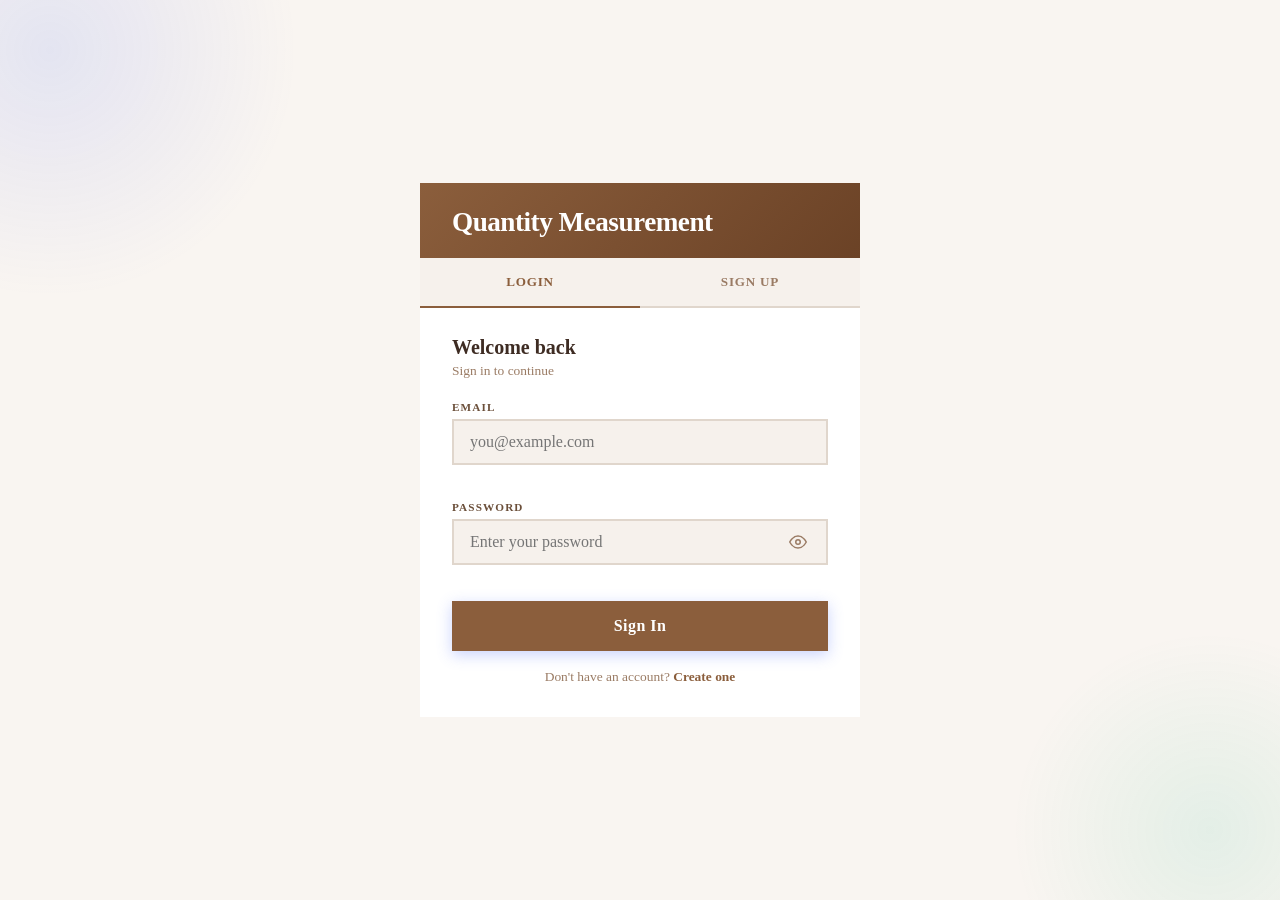
<file: index.html>
<!DOCTYPE html>
<html lang="en">

<head>
    <meta charset="UTF-8" />
    <meta name="viewport" content="width=device-width, initial-scale=1.0" />
    <title>Quantity Measurement</title>
    <link rel="preconnect" href="https://fonts.googleapis.com">
    <link rel="preconnect" href="https://fonts.gstatic.com" crossorigin>
    <link href="https://fonts.googleapis.com/css2?family=Roboto:ital,wght@0,100..900;1,100..900&display=swap" rel="stylesheet">
    <link rel="stylesheet" href="css/styles.css" />
    <link rel="stylesheet" href="css/components.css" />
    <style>
        /* ── User profile chip ── */
        .header-right {
            display: flex;
            align-items: center;
            gap: 10px;
            min-width: 0;
        }

        .user-chip {
            display: flex;
            align-items: center;
            gap: 8px;
            min-width: 0;
        }

        .user-avatar {
            width: 32px;
            height: 32px;
            border-radius: 50%;
            background: rgba(255, 255, 255, .25);
            border: 2px solid rgba(255, 255, 255, .5);
            display: flex;
            align-items: center;
            justify-content: center;
            font-family: var(--font-display);
            font-weight: 800;
            font-size: 0.78rem;
            color: #fff;
            flex-shrink: 0;
        }

        .user-name {
            font-family: var(--font-body);
            font-size: 0.86rem;
            font-weight: 500;
            color: rgba(255, 255, 255, .92);
            white-space: nowrap;
            overflow: hidden;
            text-overflow: ellipsis;
            max-width: 110px;
        }

        .logout-btn {
            display: flex;
            align-items: center;
            gap: 5px;
            padding: 7px 13px;
            background: rgba(255, 255, 255, .15);
            border: 1.5px solid rgba(255, 255, 255, .3);
            border-radius: var(--radius-sm);
            color: #fff;
            font-family: var(--font-body);
            font-size: 0.8rem;
            font-weight: 500;
            cursor: pointer;
            transition: all .2s;
            white-space: nowrap;
            flex-shrink: 0;
            -webkit-tap-highlight-color: transparent;
        }

        .logout-btn:hover {
            background: rgba(255, 255, 255, .28);
        }

        .logout-btn .logout-label {
            /* hide text on very small screens */
        }

        /* ── Responsive header overrides ── */
        @media (max-width: 520px) {
            .header-right {
                gap: 8px;
            }

            .user-name {
                display: none;
            }

            /* show only avatar on small screens */
            .logout-btn {
                padding: 7px 10px;
            }

            .logout-btn .logout-label {
                display: none;
            }
        }

        @media (max-width: 360px) {
            .history-toggle-btn .hist-label {
                display: none;
            }

            .history-toggle-btn {
                padding: 8px 10px;
            }
        }
    </style>
</head>

<body>

    <!-- ERROR BANNER -->
    <div id="error-banner" class="error-banner hidden">
        <span id="error-banner-msg">⚠ Service unavailable. Check if json-server is running.</span>
        <button id="error-banner-close" aria-label="Close">✕</button>
    </div>

    <header class="app-header">
        <div class="header-inner">
            <div class="logo">
                <span class="logo-icon">⚖</span>
                <span class="logo-text">Quant App</span>
            </div>
            <div class="header-right">
                <button class="history-toggle-btn" id="history-toggle-btn" title="View History">
                    <svg width="18" height="18" viewBox="0 0 24 24" fill="none" stroke="currentColor" stroke-width="2">
                        <circle cx="12" cy="12" r="10" />
                        <polyline points="12 6 12 12 16 14" />
                    </svg>
                    <span class="hist-label">History</span>
                </button>

                <div class="user-chip">
                    <div class="user-avatar" id="user-avatar">?</div>
                    <span class="user-name" id="user-name-display"></span>
                </div>

                <button class="logout-btn" id="logout-btn" title="Logout">
                    <svg width="14" height="14" viewBox="0 0 24 24" fill="none" stroke="currentColor"
                        stroke-width="2.5">
                        <path d="M9 21H5a2 2 0 0 1-2-2V5a2 2 0 0 1 2-2h4" />
                        <polyline points="16 17 21 12 16 7" />
                        <line x1="21" y1="12" x2="9" y2="12" />
                    </svg>
                    <span class="logout-label">Logout</span>
                </button>
            </div>
        </div>
    </header>

    <main class="app-main">
        <!-- CALCULATOR PANEL -->
        <section class="calculator-panel" id="calculator-panel">

            <div class="section-label">CHOOSE TYPE</div>
            <div class="type-grid" id="type-grid">
                <button class="type-card active" data-type="Length">
                    <span class="type-icon">📏</span>
                    <span class="type-name">Length</span>
                </button>
                <button class="type-card" data-type="Weight">
                    <span class="type-icon">⚖️</span>
                    <span class="type-name">Weight</span>
                </button>
                <button class="type-card" data-type="Temperature">
                    <span class="type-icon">🌡️</span>
                    <span class="type-name">Temperature</span>
                </button>
                <button class="type-card" data-type="Volume">
                    <span class="type-icon">💧</span>
                    <span class="type-name">Volume</span>
                </button>
            </div>

            <div class="section-label" style="margin-top:28px;">CHOOSE ACTION</div>
            <div class="action-tabs" id="action-tabs">
                <button class="action-tab active" data-action="Comparison">Comparison</button>
                <button class="action-tab" data-action="Conversion">Conversion</button>
                <button class="action-tab" data-action="Arithmetic">Arithmetic</button>
            </div>

            <div class="inputs-row">
                <div class="input-panel">
                    <label class="panel-label">FROM</label>
                    <div class="number-input-wrap">
                        <input type="number" id="from-value" class="number-input" placeholder="0" autocomplete="off"
                            inputmode="decimal" />
                        <span class="input-error" id="from-error"></span>
                    </div>
                    <select class="unit-select" id="from-unit">
                        <option value="" disabled selected>Select Unit</option>
                    </select>
                </div>

                <div class="operator-panel" id="operator-panel" style="display:none;">
                    <div class="operator-label">OP</div>
                    <div class="operator-btns">
                        <button class="op-btn active" data-op="+">+</button>
                        <button class="op-btn" data-op="-">−</button>
                        <button class="op-btn" data-op="*">×</button>
                        <button class="op-btn" data-op="/">÷</button>
                    </div>
                </div>

                <div class="arrow-divider" id="arrow-divider">
                    <svg width="28" height="28" viewBox="0 0 24 24" fill="none" stroke="currentColor" stroke-width="2">
                        <line x1="5" y1="12" x2="19" y2="12" />
                        <polyline points="12 5 19 12 12 19" />
                    </svg>
                </div>

                <div class="input-panel">
                    <label class="panel-label">TO</label>
                    <div class="number-input-wrap">
                        <input type="number" id="to-value" class="number-input" placeholder="0" autocomplete="off"
                            inputmode="decimal" />
                        <span class="input-error" id="to-error"></span>
                    </div>
                    <select class="unit-select" id="to-unit">
                        <option value="" disabled selected>Select Unit</option>
                    </select>
                </div>
            </div>

            <button class="calculate-btn" id="calculate-btn">
                Calculate
                <svg width="18" height="18" viewBox="0 0 24 24" fill="none" stroke="currentColor" stroke-width="2.5">
                    <polyline points="13 2 13 9 22 9" />
                    <polyline points="11 22 11 15 2 15" />
                    <path d="M22 9l-9 13L2 15l9-13z" />
                </svg>
            </button>

            <div class="result-area" id="result-area">
                <div class="result-placeholder" id="result-placeholder">
                    Enter values above and hit Calculate
                </div>
                <div class="result-content hidden" id="result-content">
                    <div class="result-expression" id="result-expression"></div>
                    <div class="result-value-row">
                        <span class="result-number" id="result-number"></span>
                        <span class="result-unit" id="result-unit"></span>
                    </div>
                </div>
            </div>

            <button class="reset-btn" id="reset-btn">↺ Reset Form</button>

        </section>

        <!-- HISTORY SIDEBAR -->
        <aside class="history-sidebar" id="history-sidebar">
            <div class="history-header">
                <h2 class="history-title">History</h2>
                <button class="history-clear-btn" id="history-clear-btn">Clear All</button>
            </div>
            <div class="history-list" id="history-list">
                <div class="history-empty" id="history-empty">No calculations yet.</div>
            </div>
        </aside>
    </main>

    <script>
        /* Auth guard */
        const userData = sessionStorage.getItem('quanment_user');
        if (!userData) {
            window.location.href = 'login.html';
        } else {
            const user = JSON.parse(userData);
            const initials = user.name.split(' ').map(w => w[0]).join('').toUpperCase().slice(0, 2);
            document.getElementById('user-avatar').textContent = initials;
            document.getElementById('user-name-display').textContent = user.name.split(' ')[0];
        }

        document.getElementById('logout-btn').addEventListener('click', () => {
            if (confirm('Log out of Quant App?')) {
                sessionStorage.removeItem('quanment_user');
                window.location.href = 'login.html';
            }
        });
    </script>
    <script type="module" src="js/app.js"></script>
</body>

</html>
</file>
<file: css/styles.css>
/* =============================================
   GLOBAL STYLES & CSS VARIABLES
   ============================================= */
:root {
    --primary: #8B5E3C;           /* brown */
    --primary-dark: #6E462A;
    --primary-light: #F5EDE6;

    --accent: #A67B5B;
    --accent-light: #F3E7DD;

    --danger: #8B3A3A;
    --danger-light: #F5DADA;
    --warning: #C68642;

    --bg: #FAF7F4;               /* light warm white */
    --surface: #FFFFFF;
    --surface-2: #F9F5F1;
    --border: #E8DED6;

    --text-primary: #3E2C23;     /* dark brown text */
    --text-secondary: #6E5A4E;
    --text-muted: #A89B91;
}

*,
*::before,
*::after {
    box-sizing: border-box;
    margin: 0;
    padding: 0;
}

html {
    font-size: 16px;
    scroll-behavior: smooth;
}

body {
    font-family: var(--font-body);
    background: var(--bg);
    color: var(--text-primary);
    min-height: 100vh;
    min-height: 100dvh;
    display: flex;
    flex-direction: column;
}

/* =============================================
   HEADER
   ============================================= */
.app-header {
    position: sticky;
    top: 0;
    z-index: 100;
    background: var(--primary);
    height: var(--header-height);
    box-shadow: 0 2px 12px rgba(79, 110, 247, .25);
}

.header-inner {
    max-width: 1100px;
    margin: 0 auto;
    padding: 0 20px;
    height: 100%;
    display: flex;
    align-items: center;
    justify-content: space-between;
    gap: 12px;
}

.logo {
    display: flex;
    align-items: center;
    gap: 8px;
    flex-shrink: 0;
}

.logo-icon {
    font-size: 1.4rem;
}

.logo-text {
    font-family: var(--font-display);
    font-weight: 800;
    font-size: clamp(1.1rem, 4vw, 1.4rem);
    color: #fff;
    letter-spacing: -.5px;
}

/* =============================================
   MAIN LAYOUT
   ============================================= */
.app-main {
    flex: 1;
    display: flex;
    gap: 0;
    max-width: 1100px;
    margin: 0 auto;
    padding: 28px 20px;
    width: 100%;
    align-items: flex-start;
}

/* =============================================
   CALCULATOR PANEL
   ============================================= */
.calculator-panel {
    flex: 1;
    background: var(--surface);
    border-radius: var(--radius-xl);
    padding: 28px;
    box-shadow: var(--shadow-md);
    min-width: 0;
}

/* =============================================
   HISTORY SIDEBAR
   ============================================= */
.history-sidebar {
    width: var(--sidebar-width);
    flex-shrink: 0;
    background: var(--surface);
    border-radius: var(--radius-xl);
    margin-left: 18px;
    box-shadow: var(--shadow-md);
    display: flex;
    flex-direction: column;
    max-height: calc(100vh - var(--header-height) - 56px);
    overflow: hidden;
    transition: transform .3s ease, opacity .3s ease;
}

/* =============================================
   ERROR BANNER
   ============================================= */
.error-banner {
    position: fixed;
    top: 0;
    left: 0;
    right: 0;
    z-index: 9999;
    background: var(--danger);
    color: #fff;
    padding: 11px 16px;
    display: flex;
    align-items: center;
    justify-content: space-between;
    gap: 12px;
    font-family: var(--font-body);
    font-weight: 500;
    font-size: 0.88rem;
    box-shadow: 0 2px 8px rgba(239, 68, 68, .3);
    animation: slideDown .3s ease;
}

.error-banner.hidden {
    display: none;
}

.error-banner button {
    background: transparent;
    border: none;
    color: #fff;
    cursor: pointer;
    font-size: 1rem;
    padding: 4px 8px;
    border-radius: 4px;
    opacity: .8;
    transition: opacity .2s;
    flex-shrink: 0;
    min-width: 32px;
    min-height: 32px;
}

.error-banner button:hover {
    opacity: 1;
}

/* =============================================
   UTILITY
   ============================================= */
.hidden {
    display: none !important;
}

/* =============================================
   KEYFRAMES
   ============================================= */
@keyframes slideDown {
    from {
        transform: translateY(-100%);
        opacity: 0;
    }

    to {
        transform: translateY(0);
        opacity: 1;
    }
}

@keyframes fadeIn {
    from {
        opacity: 0;
        transform: translateY(8px);
    }

    to {
        opacity: 1;
        transform: translateY(0);
    }
}

@keyframes pulse {
    0% {
        box-shadow: 0 0 0 0 rgba(79, 110, 247, .4);
    }

    70% {
        box-shadow: 0 0 0 10px rgba(79, 110, 247, 0);
    }

    100% {
        box-shadow: 0 0 0 0 rgba(79, 110, 247, 0);
    }
}

/* =============================================
   RESPONSIVE BREAKPOINTS
   ============================================= */

/* ── Tablet / large phone  ≤ 900px ── */
@media (max-width: 900px) {
    :root {
        --sidebar-width: 260px;
    }

    .calculator-panel {
        padding: 22px;
    }
}

/* ── Tablet portrait / wide phone  ≤ 768px ── */
@media (max-width: 768px) {
    :root {
        --header-height: 56px;
    }

    .app-main {
        flex-direction: column;
        padding: 16px;
        gap: 16px;
    }

    .history-sidebar {
        width: 100%;
        margin-left: 0;
        max-height: 340px;
        /* Hidden by default on mobile — toggled by button */
        display: none;
    }

    /* When toggled visible */
    .history-sidebar.open {
        display: flex;
    }

    .calculator-panel {
        padding: 20px;
    }
}

/* ── Phone  ≤ 520px ── */
@media (max-width: 520px) {
    .app-main {
        padding: 12px;
    }

    .calculator-panel {
        padding: 16px;
        border-radius: var(--radius-lg);
    }

    .history-sidebar {
        border-radius: var(--radius-lg);
    }
}

/* ── Small phone  ≤ 380px ── */
@media (max-width: 380px) {
    .app-main {
        padding: 8px;
    }

    .calculator-panel {
        padding: 14px;
        border-radius: var(--radius-md);
    }

    .history-sidebar {
        border-radius: var(--radius-md);
    }
}
</file>
<file: css/components.css>
/* =============================================
   SECTION LABEL
   ============================================= */
.section-label {
    font-family: var(--font-display);
    font-size: 0.7rem;
    font-weight: 700;
    letter-spacing: .12em;
    color: var(--text-muted);
    margin-bottom: 10px;
    text-transform: uppercase;
}

/* =============================================
   TYPE CARDS
   ============================================= */
.type-grid {
    display: grid;
    grid-template-columns: repeat(4, 1fr);
    gap: 10px;
}

.type-card {
    display: flex;
    flex-direction: column;
    align-items: center;
    justify-content: center;
    gap: 6px;
    padding: 14px 6px;
    background: var(--surface-2);
    border: 2px solid var(--border);
    border-radius: var(--radius-md);
    cursor: pointer;
    transition: all .2s ease;
    font-family: var(--font-body);
    font-weight: 500;
    color: var(--text-secondary);
    font-size: 0.82rem;
    min-height: 70px;
}

.type-card:hover {
    border-color: var(--primary);
    background: var(--primary-light);
    color: var(--primary);
    transform: translateY(-2px);
    box-shadow: var(--shadow-sm);
}

.type-card.active {
    border-color: var(--primary);
    background: var(--primary-light);
    color: var(--primary);
    box-shadow: 0 0 0 3px rgba(139, 94, 60, .15); 
}

.type-icon {
    font-size: 1.5rem;
    line-height: 1;
}

.type-name {
    font-family: var(--font-display);
    font-weight: 600;
    font-size: 0.78rem;
}

/* =============================================
   ACTION TABS
   ============================================= */
.action-tabs {
    display: flex;
    background: var(--surface-2);
    border: 1.5px solid var(--border);
    border-radius: var(--radius-md);
    padding: 4px;
}

.action-tab {
    flex: 1;
    padding: 9px 8px;
    border: none;
    border-radius: calc(var(--radius-md) - 4px);
    background: transparent;
    font-size: 0.85rem;
    color: var(--text-secondary);
    cursor: pointer;
}

.action-tab:hover:not(.active) {
    background: rgba(139, 94, 60, .07); 
    color: var(--primary);
}

.action-tab.active {
    background: var(--primary);
    color: #fff;
    box-shadow: 0 2px 8px rgba(139, 94, 60, .3); 
}

/* =============================================
   INPUT PANELS
   ============================================= */
.inputs-row {
    display: flex;
    align-items: flex-start;
    gap: 12px;
    margin-top: 24px;
}

.input-panel {
    flex: 1;
    display: flex;
    flex-direction: column;
    gap: 10px;
    min-width: 0;
}

.panel-label {
    font-family: var(--font-display);
    font-size: 0.7rem;
    font-weight: 700;
    letter-spacing: .12em;
    color: var(--text-muted);
    text-transform: uppercase;
}

.number-input-wrap {
    position: relative;
}

.number-input {
    width: 100%;
    padding: 12px 14px;
    font-family: var(--font-display);
    font-size: clamp(1.3rem, 4vw, 1.6rem);
    font-weight: 700;
    color: var(--text-primary);
    background: var(--surface-2);
    border: 2px solid var(--border);
    border-radius: var(--radius-md);
    outline: none;
    transition: border-color .2s, box-shadow .2s;
    -moz-appearance: textfield;
    -webkit-appearance: none;
    appearance: none;
}

.number-input::-webkit-outer-spin-button,
.number-input::-webkit-inner-spin-button {
    -webkit-appearance: none;
}

.number-input:focus {
    border-color: var(--primary);
    box-shadow: 0 0 0 3px rgba(139, 94, 60, .12); 
}

.number-input.error {
    border-color: var(--danger);
    box-shadow: 0 0 0 3px rgba(239, 68, 68, .1);
}

.number-input.valid {
    border-color: var(--accent);
}

.input-error {
    display: block;
    font-size: 0.72rem;
    color: var(--danger);
    margin-top: 3px;
    min-height: 16px;
    font-weight: 500;
}

.unit-select {
    width: 100%;
    padding: 10px 12px;
    font-family: var(--font-body);
    font-size: 0.88rem;
    font-weight: 500;
    color: var(--text-primary);
    background: var(--surface);
    border: 2px solid var(--border);
    border-radius: var(--radius-md);
    outline: none;
    cursor: pointer;
    transition: border-color .2s, box-shadow .2s;
    -webkit-appearance: none;
    appearance: none;
    background-image: url("data:image/svg+xml,%3Csvg xmlns='http://www.w3.org/2000/svg' width='12' height='12' viewBox='0 0 24 24' fill='none' stroke='%2394A3B8' stroke-width='2'%3E%3Cpolyline points='6 9 12 15 18 9'/%3E%3C/svg%3E");
    background-repeat: no-repeat;
    background-position: right 12px center;
    padding-right: 32px;
}

.unit-select:focus {
    border-color: var(--primary);
    box-shadow: 0 0 0 3px rgba(139, 94, 60, .12); 
}

.unit-select:disabled {
    opacity: .5;
    cursor: not-allowed;
}

/* =============================================
   ARROW DIVIDER
   ============================================= */
.arrow-divider {
    display: flex;
    align-items: center;
    justify-content: center;
    padding-top: 50px;
    color: var(--text-muted);
    flex-shrink: 0;
}

/* =============================================
   OPERATOR PANEL
   ============================================= */
.operator-panel {
    display: flex;
    flex-direction: column;
    align-items: center;
    gap: 8px;
    padding-top: 38px;
    flex-shrink: 0;
}

.operator-label {
    font-family: var(--font-display);
    font-size: 0.64rem;
    font-weight: 700;
    letter-spacing: .12em;
    color: var(--text-muted);
    text-transform: uppercase;
}

.operator-btns {
    display: grid;
    grid-template-columns: 1fr 1fr;
    gap: 5px;
}

.op-btn {
    width: 38px;
    height: 38px;
    border: 2px solid var(--border);
    border-radius: var(--radius-sm);
    background: var(--surface-2);
    font-size: 1.05rem;
    font-weight: 700;
    color: var(--text-secondary);
    cursor: pointer;
    transition: all .15s ease;
    display: flex;
    align-items: center;
    justify-content: center;
    -webkit-tap-highlight-color: transparent;
}

.op-btn:hover {
    border-color: var(--primary);
    color: var(--primary);
    background: var(--primary-light);
}

.op-btn.active {
    background: var(--primary);
    border-color: var(--primary);
    color: #fff;
    box-shadow: 0 2px 8px rgba(139, 94, 60, .3); 
}

/* =============================================
   CALCULATE BUTTON
   ============================================= */
.calculate-btn {
    width: 100%;
    margin-top: 20px;
    padding: 14px 24px;
    min-height: 50px;
    background: var(--primary);
    color: #fff;
    border: none;
    border-radius: var(--radius-md);
    font-family: var(--font-display);
    font-size: 1rem;
    font-weight: 700;
    letter-spacing: .02em;
    cursor: pointer;
    display: flex;
    align-items: center;
    justify-content: center;
    gap: 10px;
    transition: all .2s ease;
    box-shadow: 0 4px 14px rgba(139, 94, 60, .3); 
    -webkit-tap-highlight-color: transparent;
}

.calculate-btn:hover {
    background: var(--primary-dark);
    box-shadow: 0 6px 20px rgba(139, 94, 60, .4);
    transform: translateY(-1px);
}

.calculate-btn:active {
    transform: translateY(0);
}

.calculate-btn:disabled {
    background: var(--border);
    color: var(--text-muted);
    cursor: not-allowed;
    box-shadow: none;
    transform: none;
}

/* =============================================
   RESULT AREA
   ============================================= */
.result-area {
    margin-top: 18px;
    padding: 20px;
    background: var(--surface-2);
    border-radius: var(--radius-lg);
    border: 2px dashed var(--border);
    min-height: 90px;
    display: flex;
    align-items: center;
    justify-content: center;
    transition: all .3s ease;
}

.result-area.active {
    border-style: solid;
    border-color: var(--primary);
    background: var(--primary-light);
    animation: pulse .6s ease;
}

.result-area.error-state {
    border-color: var(--danger);
    background: var(--danger-light);
}

.result-placeholder {
    color: var(--text-muted);
    font-size: 0.88rem;
    text-align: center;
}

.result-content {
    width: 100%;
    text-align: center;
    animation: fadeIn .3s ease;
}

.result-expression {
    font-size: 0.82rem;
    color: var(--text-secondary);
    margin-bottom: 8px;
    font-weight: 500;
    word-break: break-word;
}

.result-value-row {
    display: flex;
    align-items: baseline;
    justify-content: center;
    gap: 8px;
    flex-wrap: wrap;
}

.result-number {
    font-family: var(--font-display);
    font-size: clamp(1.8rem, 6vw, 2.4rem);
    font-weight: 800;
    color: var(--primary);
    line-height: 1;
    word-break: break-all;
}

.result-unit {
    font-family: var(--font-display);
    font-size: clamp(0.9rem, 3vw, 1.1rem);
    font-weight: 600;
    color: var(--text-secondary);
}

.result-comparison-text {
    font-family: var(--font-display);
    font-size: clamp(1rem, 3.5vw, 1.2rem);
    font-weight: 700;
    color: var(--primary);
    word-break: break-word;
}

/* =============================================
   RESET BUTTON
   ============================================= */
.reset-btn {
    margin-top: 10px;
    padding: 8px 18px;
    min-height: 38px;
    background: transparent;
    border: 1.5px solid var(--border);
    border-radius: var(--radius-sm);
    font-family: var(--font-body);
    font-size: 0.8rem;
    color: var(--text-muted);
    cursor: pointer;
    transition: all .2s ease;
    -webkit-tap-highlight-color: transparent;
}

.reset-btn:hover {
    border-color: var(--danger);
    color: var(--danger);
    background: var(--danger-light);
}

/* =============================================
   HISTORY SIDEBAR
   ============================================= */
.history-toggle-btn {
    display: flex;
    align-items: center;
    gap: 6px;
    padding: 8px 14px;
    min-height: 38px;
    background: rgba(255, 255, 255, .15);
    border: 1.5px solid rgba(255, 255, 255, .3);
    border-radius: var(--radius-sm);
    color: #fff;
    font-family: var(--font-body);
    font-size: 0.82rem;
    font-weight: 500;
    cursor: pointer;
    transition: all .2s;
    white-space: nowrap;
    flex-shrink: 0;
    -webkit-tap-highlight-color: transparent;
}

.history-toggle-btn:hover {
    background: rgba(255, 255, 255, .25);
}

.history-header {
    display: flex;
    align-items: center;
    justify-content: space-between;
    padding: 18px 18px 12px;
    border-bottom: 1.5px solid var(--border);
    flex-shrink: 0;
}

.history-title {
    font-family: var(--font-display);
    font-size: 0.95rem;
    font-weight: 700;
    color: var(--text-primary);
}

.history-clear-btn {
    font-size: 0.73rem;
    color: var(--danger);
    background: none;
    border: 1.5px solid var(--danger-light);
    border-radius: 6px;
    padding: 4px 10px;
    cursor: pointer;
    font-family: var(--font-body);
    font-weight: 500;
    transition: all .2s;
    min-height: 32px;
    -webkit-tap-highlight-color: transparent;
}

.history-clear-btn:hover {
    background: var(--danger-light);
}

.history-list {
    flex: 1;
    overflow-y: auto;
    padding: 10px;
    display: flex;
    flex-direction: column;
    gap: 7px;
    -webkit-overflow-scrolling: touch;
}

.history-empty {
    text-align: center;
    color: var(--text-muted);
    font-size: 0.84rem;
    padding: 28px 0;
}

.history-item {
    background: var(--surface-2);
    border: 1.5px solid var(--border);
    border-radius: var(--radius-md);
    padding: 11px 13px;
    cursor: default;
    transition: all .2s;
    animation: fadeIn .25s ease;
    position: relative;
}

.history-item:hover {
    border-color: var(--primary);
    background: var(--primary-light);
}

.history-item-type {
    font-size: 0.68rem;
    font-weight: 700;
    font-family: var(--font-display);
    letter-spacing: .08em;
    color: var(--primary);
    text-transform: uppercase;
    margin-bottom: 2px;
}

.history-item-expr {
    font-size: 0.8rem;
    color: var(--text-secondary);
    margin-bottom: 3px;
    font-weight: 500;
    word-break: break-word;
}

.history-item-result {
    font-family: var(--font-display);
    font-size: 0.95rem;
    font-weight: 700;
    color: var(--text-primary);
    word-break: break-word;
}

.history-item-time {
    font-size: 0.66rem;
    color: var(--text-muted);
    margin-top: 4px;
}

.history-item-delete {
    position: absolute;
    top: 8px;
    right: 8px;
    background: none;
    border: none;
    color: var(--text-muted);
    cursor: pointer;
    font-size: 0.72rem;
    padding: 3px 6px;
    border-radius: 4px;
    opacity: 0;
    transition: all .15s;
    min-width: 28px;
    min-height: 28px;
    display: flex;
    align-items: center;
    justify-content: center;
}

.history-item:hover .history-item-delete {
    opacity: 1;
}

.history-item-delete:hover {
    background: var(--danger-light);
    color: var(--danger);
}

/* Always show delete button on touch devices */
@media (hover: none) {
    .history-item-delete {
        opacity: 0.6;
    }
}

/* Scrollbar */
.history-list::-webkit-scrollbar {
    width: 4px;
}

.history-list::-webkit-scrollbar-track {
    background: transparent;
}

.history-list::-webkit-scrollbar-thumb {
    background: var(--border);
    border-radius: 2px;
}

/* =============================================
   RESPONSIVE COMPONENT OVERRIDES
   ============================================= */

/* ── ≤ 900px ── */
@media (max-width: 900px) {
    .type-card {
        padding: 12px 4px;
        min-height: 64px;
    }

    .type-icon {
        font-size: 1.35rem;
    }

    .type-name {
        font-size: 0.74rem;
    }
}

/* ── ≤ 768px ── */
@media (max-width: 768px) {
    .inputs-row {
        gap: 10px;
    }

    .section-label {
        font-size: 0.67rem;
    }

    .result-area {
        padding: 16px;
        min-height: 80px;
    }

    .calculate-btn {
        margin-top: 18px;
    }
}

/* ── ≤ 600px — stack inputs vertically ── */
@media (max-width: 600px) {
    .inputs-row {
        flex-direction: column;
        gap: 0;
    }

    /* Arrow — horizontal rotated to down-arrow between stacked panels */
    .arrow-divider {
        padding-top: 0;
        padding: 8px 0;
        transform: rotate(90deg);
        align-self: center;
    }

    /* Operator panel goes horizontal between the two input panels */
    .operator-panel {
        padding-top: 0;
        padding: 10px 0;
        flex-direction: row;
        justify-content: center;
        gap: 12px;
        width: 100%;
    }

    .type-grid {
        grid-template-columns: repeat(4, 1fr);
    }
}

/* ── ≤ 480px ── */
@media (max-width: 480px) {
    .type-grid {
        grid-template-columns: repeat(2, 1fr);
    }

    .type-card {
        padding: 14px 8px;
        min-height: 72px;
    }

    .type-icon {
        font-size: 1.5rem;
    }

    .type-name {
        font-size: 0.8rem;
    }

    .action-tab {
        font-size: 0.78rem;
        padding: 8px 4px;
    }

    .number-input {
        font-size: 1.4rem;
        padding: 10px 12px;
    }

    .result-number {
        font-size: 2rem;
    }

    .result-unit {
        font-size: 0.95rem;
    }
}

/* ── ≤ 380px ── */
@media (max-width: 380px) {
    .action-tab {
        font-size: 0.72rem;
        letter-spacing: 0;
    }

    .type-grid {
        gap: 8px;
    }

    .type-card {
        padding: 12px 6px;
    }

    .calculate-btn {
        font-size: 0.9rem;
        gap: 7px;
    }

    .op-btn {
        width: 34px;
        height: 34px;
        font-size: 0.95rem;
    }
}

/* ── Landscape phone ── */
@media (max-height: 600px) and (orientation: landscape) {
    .type-card {
        padding: 8px 4px;
        min-height: 56px;
    }

    .type-icon {
        font-size: 1.1rem;
    }

    .calculate-btn {
        margin-top: 12px;
        padding: 11px 20px;
    }

    .result-area {
        min-height: 70px;
        padding: 12px;
    }
}
</file>
